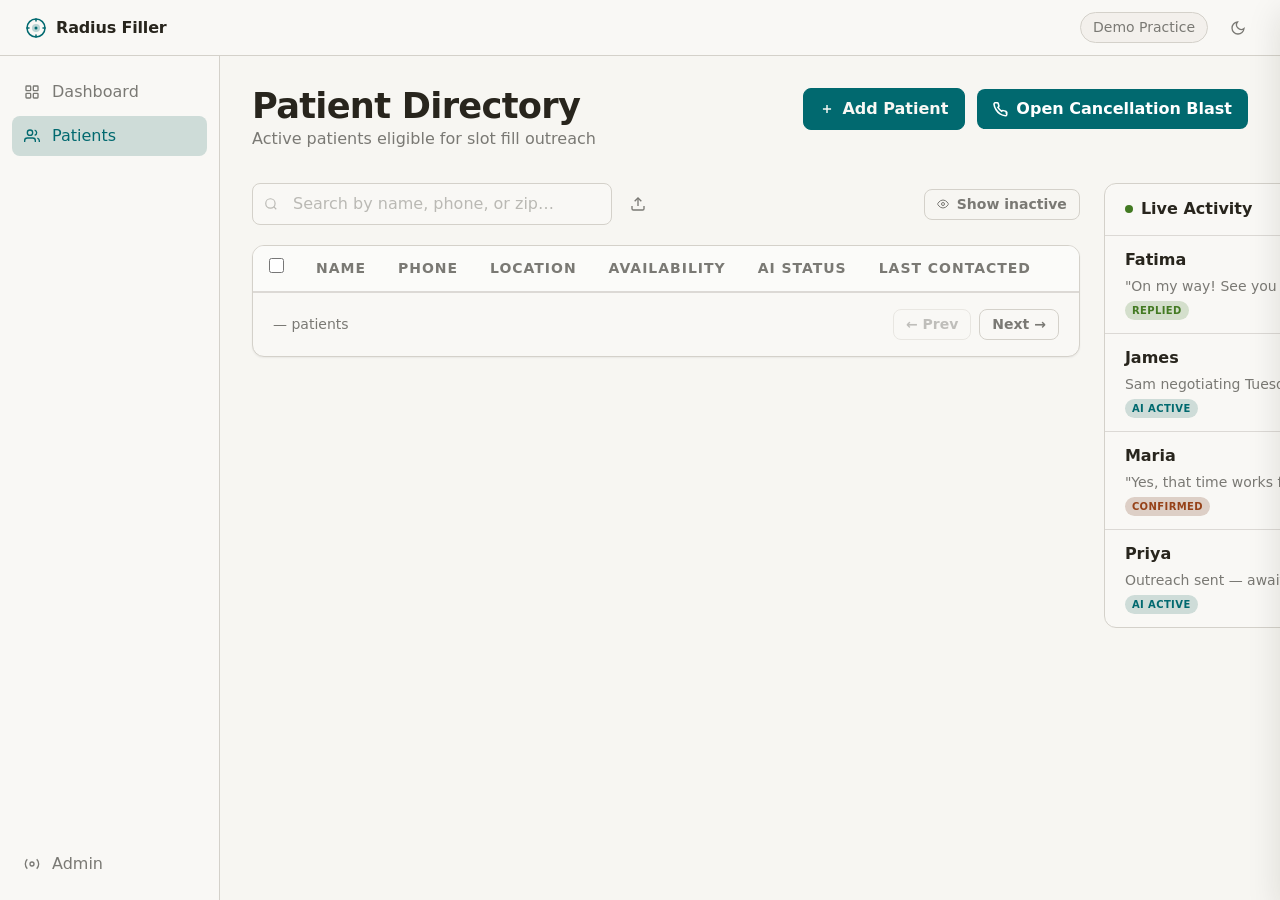
<file: app/patients.html>
<!DOCTYPE html>
<html lang="en">
<head>
  <meta charset="UTF-8">
  <meta name="viewport" content="width=device-width, initial-scale=1.0">
  <title>Radius Filler — Patient Directory</title>
  <link rel="stylesheet" href="./style.css">
  <style>
    /* ── Layout ──────────────────────────────────────────────── */
    .patients-layout {
      display: grid;
      grid-template-columns: 1fr;
      gap: var(--space-6);
    }
    @media (min-width: 1100px) {
      .patients-layout { grid-template-columns: 1fr 300px; align-items: start; }
    }

    /* ── Live Feed ───────────────────────────────────────────── */
    .feed-panel {
      background: var(--color-surface);
      border: 1px solid var(--color-border);
      border-radius: var(--radius-lg);
      overflow: hidden;
      position: sticky;
      top: calc(var(--space-16, 4rem) + var(--space-4));
    }
    .feed-header { padding: var(--space-4) var(--space-5); border-bottom: 1px solid var(--color-divider); display:flex; align-items:center; gap:var(--space-2); }
    .feed-header h2 { font-size: var(--text-sm); font-weight:600; }
    .feed-dot { width:8px; height:8px; border-radius:50%; background:var(--color-success); flex-shrink:0; animation:pulse-dot 2s ease-in-out infinite; }
    @keyframes pulse-dot { 0%,100%{opacity:1}50%{opacity:0.4} }
    .feed-list { list-style:none; max-height:480px; overflow-y:auto; }
    .feed-item { padding:var(--space-3) var(--space-5); border-bottom:1px solid var(--color-divider); animation:feed-in 0.3s ease; cursor:pointer; }
    .feed-item:last-child { border-bottom:none; }
    .feed-item:hover { background:var(--color-surface-offset); }
    @keyframes feed-in { from{opacity:0;transform:translateY(-6px)} to{opacity:1;transform:translateY(0)} }
    .feed-meta { display:flex; justify-content:space-between; align-items:baseline; margin-bottom:var(--space-1); }
    .feed-name { font-size:var(--text-sm); font-weight:600; }
    .feed-time { font-size:var(--text-xs); color:var(--color-text-faint); }
    .feed-msg { font-size:var(--text-xs); color:var(--color-text-muted); white-space:nowrap; overflow:hidden; text-overflow:ellipsis; max-width:220px; }
    .feed-badge { display:inline-flex; align-items:center; gap:4px; font-size:10px; font-weight:600; text-transform:uppercase; letter-spacing:0.04em; padding:2px 7px; border-radius:var(--radius-full); margin-top:var(--space-1); }
    .feed-badge.replied   { background:var(--color-success-highlight); color:var(--color-success); }
    .feed-badge.ai        { background:var(--color-primary-highlight); color:var(--color-primary); }
    .feed-badge.confirmed { background:var(--color-warning-highlight); color:var(--color-warning); }
    .feed-empty { padding:var(--space-8) var(--space-5); text-align:center; color:var(--color-text-faint); font-size:var(--text-sm); }

    /* ── Batch bar ───────────────────────────────────────────── */
    .batch-bar { display:none; align-items:center; gap:var(--space-3); padding:var(--space-3) var(--space-5); background:var(--color-primary-highlight); border-bottom:1px solid var(--color-border); font-size:var(--text-sm); }
    .batch-bar.visible { display:flex; }
    .batch-count { font-weight:600; color:var(--color-primary); }

    /* ── Checkbox ────────────────────────────────────────────── */
    .col-check { width:40px; }
    input[type="checkbox"] { width:15px; height:15px; accent-color:var(--color-primary); cursor:pointer; }

    /* ── Phone ───────────────────────────────────────────────── */
    .phone-cell { white-space:nowrap; }
    .phone-number { font-variant-numeric:tabular-nums; font-size:var(--text-sm); }
    .phone-cc { color:var(--color-text-faint); font-size:var(--text-xs); margin-right:2px; }

    /* ── Location ────────────────────────────────────────────── */
    .loc-town { font-weight:600; font-size:var(--text-sm); }
    .loc-zip  { font-size:var(--text-xs); color:var(--color-text-faint); display:block; }

    /* ── AI State badges ─────────────────────────────────────── */
    .ai-badge {
      display:inline-flex; align-items:center; gap:5px;
      font-size:10px; font-weight:700; text-transform:uppercase; letter-spacing:0.05em;
      padding:3px 8px; border-radius:var(--radius-full); white-space:nowrap;
    }
    .ai-badge .ai-dot { width:6px; height:6px; border-radius:50%; background:currentColor; flex-shrink:0; }
    .ai-idle         { background:var(--color-surface-offset);    color:var(--color-text-muted); }
    .ai-intake       { background:#dbeafe; color:#1d4ed8; }
    [data-theme="dark"] .ai-intake { background:#1e3a5f; color:#7eb3f8; }
    .ai-negotiating  { background:#fef3c7; color:#b45309; }
    [data-theme="dark"] .ai-negotiating { background:#422006; color:#fbbf24; }
    .ai-negotiating .ai-dot { animation:pulse-amber 1.2s ease-in-out infinite; }
    @keyframes pulse-amber { 0%,100%{opacity:1;transform:scale(1)} 50%{opacity:0.5;transform:scale(0.7)} }
    .ai-synced   { background:var(--color-success-highlight); color:var(--color-success); }
    .ai-booked   { background:#e0f2fe; color:#0369a1; }
    [data-theme="dark"] .ai-booked { background:#0c2a3a; color:#38bdf8; }
    .ai-blocked  { background:var(--color-error-highlight); color:var(--color-error); }

    /* ── Availability pill ───────────────────────────────────── */
    .avail-pill {
      font-size:var(--text-xs); color:var(--color-text-muted);
      background:var(--color-surface-offset); border-radius:var(--radius-sm);
      padding:2px 6px; font-variant-numeric:tabular-nums;
      white-space:nowrap;
    }
    .avail-none { font-size:var(--text-xs); color:var(--color-text-faint); font-style:italic; }

    /* ── Last contacted ──────────────────────────────────────── */
    .td-contacted { font-size:var(--text-xs); color:var(--color-text-muted); font-variant-numeric:tabular-nums; white-space:nowrap; }
    .td-contacted.never { color:var(--color-text-faint); font-style:italic; }

    /* ── Row actions ─────────────────────────────────────────── */
    .row-actions { display:flex; align-items:center; gap:var(--space-1); opacity:0.35; transition:opacity 0.15s; }
    tr:hover .row-actions { opacity:1; }
    .row-icon-btn { width:28px; height:28px; display:flex; align-items:center; justify-content:center; border-radius:var(--radius-sm); color:var(--color-text-muted); background:none; border:none; cursor:pointer; transition:background var(--transition),color var(--transition); }
    .row-icon-btn:hover { background:var(--color-surface-offset); color:var(--color-text); }

    /* ── Fill slot btn ───────────────────────────────────────── */
    .btn-fill { background:var(--color-primary); color:#fff; border:none; border-radius:var(--radius-md); padding:var(--space-2) var(--space-4); font-size:var(--text-sm); font-weight:600; cursor:pointer; display:inline-flex; align-items:center; gap:var(--space-2); transition:background var(--transition),box-shadow var(--transition); }
    .btn-fill:hover { background:var(--color-primary-hover); box-shadow:var(--shadow-md); }
    .btn-fill:active { background:var(--color-primary-active); }

    /* ── Search row ──────────────────────────────────────────── */
    .search-row { display:flex; align-items:center; gap:var(--space-2); flex:1; }
    .search-row .search-wrap { flex:1; }

    /* ━━━━━━━━━━━━━━━━━━━━━━━━━━━━━━━━━━━━━━━━━━━━━━━━━━━━━━━━
       SLIDE-OVER DRAWER
    ━━━━━━━━━━━━━━━━━━━━━━━━━━━━━━━━━━━━━━━━━━━━━━━━━━━━━━━━ */
    .drawer-backdrop {
      position:fixed; inset:0; background:oklch(0.15 0 0 / 0.4);
      backdrop-filter:blur(3px); z-index:250;
      opacity:0; pointer-events:none;
      transition:opacity 200ms ease;
    }
    .drawer-backdrop.open { opacity:1; pointer-events:auto; }
    .drawer {
      position:fixed; top:0; right:0; bottom:0;
      width:min(480px, 100vw);
      background:var(--color-surface);
      border-left:1px solid var(--color-border);
      box-shadow:var(--shadow-lg);
      z-index:260;
      display:flex; flex-direction:column;
      transform:translateX(100%);
      transition:transform 260ms cubic-bezier(0.16,1,0.3,1);
    }
    .drawer.open { transform:translateX(0); }

    .drawer-header {
      display:flex; align-items:center; justify-content:space-between;
      padding:var(--space-4) var(--space-5);
      border-bottom:1px solid var(--color-divider);
      background:var(--color-surface-2);
      flex-shrink:0;
    }
    .drawer-patient-meta { display:flex; flex-direction:column; gap:2px; }
    .drawer-patient-name { font-size:var(--text-base); font-weight:700; color:var(--color-text); }
    .drawer-patient-sub  { font-size:var(--text-xs); color:var(--color-text-muted); }

    .drawer-body { flex:1; overflow-y:auto; display:flex; flex-direction:column; }

    /* Availability summary strip */
    .drawer-avail-strip {
      padding:var(--space-3) var(--space-5);
      background:var(--color-surface-offset);
      border-bottom:1px solid var(--color-divider);
      display:flex; align-items:center; justify-content:space-between; gap:var(--space-3);
      flex-shrink:0;
    }
    .drawer-avail-items { display:flex; gap:var(--space-2); flex-wrap:wrap; }
    .drawer-avail-chip { font-size:var(--text-xs); background:var(--color-primary-highlight); color:var(--color-primary); border-radius:var(--radius-full); padding:2px 8px; font-weight:600; }
    .drawer-avail-empty { font-size:var(--text-xs); color:var(--color-text-faint); font-style:italic; }
    .intake-refresh-btn { font-size:var(--text-xs); color:var(--color-primary); border:1px solid var(--color-primary-highlight); border-radius:var(--radius-full); padding:3px 10px; background:transparent; cursor:pointer; font-weight:600; white-space:nowrap; transition:background var(--transition); }
    .intake-refresh-btn:hover { background:var(--color-primary-highlight); }

    /* Convo log */
    .convo-log {
      flex:1; padding:var(--space-4) var(--space-5);
      display:flex; flex-direction:column; gap:var(--space-3);
      overflow-y:auto;
    }
    .convo-bubble-row { display:flex; flex-direction:column; align-items:flex-start; gap:2px; }
    .convo-bubble-row.outbound { align-items:flex-end; }
    .bubble-sender { font-size:10px; font-weight:600; text-transform:uppercase; letter-spacing:0.05em; color:var(--color-text-faint); padding:0 var(--space-2); }
    .bubble {
      max-width:78%; padding:var(--space-2) var(--space-3);
      border-radius:var(--radius-lg); font-size:var(--text-sm); line-height:1.5;
    }
    .bubble.inbound {
      background:var(--color-surface-offset);
      color:var(--color-text);
      border-bottom-left-radius:var(--radius-sm);
    }
    .bubble.outbound {
      background:var(--color-primary);
      color:#fff;
      border-bottom-right-radius:var(--radius-sm);
    }
    .bubble-time { font-size:10px; color:var(--color-text-faint); padding:0 var(--space-2); }
    .convo-empty { display:flex; flex-direction:column; align-items:center; justify-content:center; flex:1; gap:var(--space-3); color:var(--color-text-faint); text-align:center; padding:var(--space-10); }
    .convo-empty svg { color:var(--color-text-faint); }
    .convo-empty p { font-size:var(--text-sm); max-width:28ch; }

    /* Manual override footer */
    .drawer-footer {
      border-top:1px solid var(--color-divider);
      padding:var(--space-4) var(--space-5);
      background:var(--color-surface-2);
      display:flex; flex-direction:column; gap:var(--space-3);
      flex-shrink:0;
    }
    .override-row { display:flex; align-items:center; justify-content:space-between; }
    .override-label { font-size:var(--text-xs); font-weight:600; color:var(--color-text-muted); display:flex; align-items:center; gap:var(--space-2); }
    .override-label svg { color:var(--color-warning); }
    /* Toggle switch */
    .toggle-wrap { display:flex; align-items:center; gap:var(--space-2); }
    .toggle { position:relative; display:inline-block; width:36px; height:20px; }
    .toggle input { opacity:0; width:0; height:0; }
    .toggle-slider {
      position:absolute; cursor:pointer; inset:0;
      background:var(--color-border); border-radius:var(--radius-full);
      transition:background var(--transition);
    }
    .toggle-slider::before {
      content:''; position:absolute; height:14px; width:14px;
      left:3px; bottom:3px; border-radius:50%;
      background:#fff; transition:transform var(--transition);
    }
    .toggle input:checked + .toggle-slider { background:var(--color-warning); }
    .toggle input:checked + .toggle-slider::before { transform:translateX(16px); }
    .toggle-status { font-size:var(--text-xs); font-weight:600; }
    .toggle-status.active { color:var(--color-warning); }

    /* Manual compose */
    .manual-compose { display:none; gap:var(--space-2); }
    .manual-compose.visible { display:flex; }
    .manual-input {
      flex:1; padding:var(--space-2) var(--space-3);
      border:1px solid var(--color-border); border-radius:var(--radius-md);
      background:var(--color-surface); color:var(--color-text);
      font-size:var(--text-sm);
    }
    .manual-input:focus { outline:none; border-color:var(--color-warning); box-shadow:0 0 0 3px oklch(from var(--color-warning) l c h / 0.15); }
    .manual-send-btn { padding:var(--space-2) var(--space-3); background:var(--color-warning); color:#fff; border:none; border-radius:var(--radius-md); font-size:var(--text-sm); font-weight:600; cursor:pointer; white-space:nowrap; transition:background var(--transition); }
    .manual-send-btn:hover { background:var(--color-warning-hover, #713417); }

    /* ━━━━━━━━━━━━━━━━━━━━━━━━━━━━━━━━━━━━━━━━━━━━━━━━━━━━━━━━
       CANCELLATION BLAST MODAL
    ━━━━━━━━━━━━━━━━━━━━━━━━━━━━━━━━━━━━━━━━━━━━━━━━━━━━━━━━ */
    .blast-modal { max-width:540px; }
    .blast-slot-row { display:flex; gap:var(--space-3); }
    .blast-slot-row .form-group { flex:1; }
    .match-preview {
      border:1px solid var(--color-border); border-radius:var(--radius-md);
      overflow:hidden; background:var(--color-surface-2);
    }
    .match-preview-header {
      padding:var(--space-2) var(--space-4);
      font-size:var(--text-xs); font-weight:600; text-transform:uppercase;
      letter-spacing:0.06em; color:var(--color-text-muted);
      border-bottom:1px solid var(--color-divider);
      display:flex; justify-content:space-between;
    }
    .match-list { max-height:200px; overflow-y:auto; }
    .match-row {
      display:flex; align-items:center; justify-content:space-between;
      padding:var(--space-2) var(--space-4);
      border-bottom:1px solid var(--color-divider);
      font-size:var(--text-sm);
    }
    .match-row:last-child { border-bottom:none; }
    .match-name { font-weight:600; }
    .match-meta { font-size:var(--text-xs); color:var(--color-text-muted); }
    .blast-none { padding:var(--space-6); text-align:center; font-size:var(--text-sm); color:var(--color-text-faint); font-style:italic; }

    /* Negotiation live view */
    .negotiation-panel { display:none; }
    .negotiation-panel.active { display:block; }
    .neg-timeline { display:flex; flex-direction:column; gap:var(--space-2); max-height:240px; overflow-y:auto; }
    .neg-event {
      display:flex; align-items:flex-start; gap:var(--space-3);
      font-size:var(--text-xs); padding:var(--space-2) 0;
      border-bottom:1px solid var(--color-divider);
      animation:feed-in 0.3s ease;
    }
    .neg-event:last-child { border-bottom:none; }
    .neg-icon { width:22px; height:22px; border-radius:50%; display:flex; align-items:center; justify-content:center; flex-shrink:0; margin-top:1px; }
    .neg-icon.send   { background:var(--color-primary-highlight); color:var(--color-primary); }
    .neg-icon.reply  { background:var(--color-success-highlight); color:var(--color-success); }
    .neg-icon.lock   { background:var(--color-gold-highlight);    color:var(--color-gold); }
    .neg-icon.reject { background:var(--color-surface-offset);    color:var(--color-text-muted); }
    .neg-body { flex:1; }
    .neg-body strong { font-weight:600; color:var(--color-text); }
    .neg-body span   { color:var(--color-text-muted); }
    .neg-time { font-size:10px; color:var(--color-text-faint); flex-shrink:0; padding-top:2px; }
  </style>
</head>
<body>

<a href="#main" class="sr-only">Skip to content</a>

<div class="app-layout">

  <!-- Header -->
  <header class="app-header">
    <a href="./index.html" class="logo">
      <svg width="24" height="24" viewBox="0 0 24 24" fill="none" aria-label="Radius Filler logo">
        <circle cx="12" cy="12" r="9" stroke="currentColor" stroke-width="1.5"/>
        <circle cx="12" cy="12" r="4" fill="currentColor" opacity="0.25"/>
        <circle cx="12" cy="12" r="1.5" fill="currentColor"/>
        <path d="M12 3v2M12 19v2M3 12h2M19 12h2" stroke="currentColor" stroke-width="1.5" stroke-linecap="round"/>
      </svg>
      Radius Filler
    </a>
    <div class="header-actions">
      <span class="practice-badge">Demo Practice</span>
      <button class="icon-btn" data-theme-toggle aria-label="Toggle theme">
        <svg width="16" height="16" viewBox="0 0 24 24" fill="none" stroke="currentColor" stroke-width="2"><path d="M21 12.79A9 9 0 1 1 11.21 3 7 7 0 0 0 21 12.79z"/></svg>
      </button>
    </div>
  </header>

  <!-- Sidebar -->
  <nav class="app-sidebar" aria-label="Main navigation">
    <a href="./index.html" class="nav-item">
      <svg width="16" height="16" viewBox="0 0 24 24" fill="none" stroke="currentColor" stroke-width="2"><rect x="3" y="3" width="7" height="7" rx="1"/><rect x="14" y="3" width="7" height="7" rx="1"/><rect x="3" y="14" width="7" height="7" rx="1"/><rect x="14" y="14" width="7" height="7" rx="1"/></svg>
      Dashboard
    </a>
    <a href="./patients.html" class="nav-item active">
      <svg width="16" height="16" viewBox="0 0 24 24" fill="none" stroke="currentColor" stroke-width="2"><path d="M17 21v-2a4 4 0 0 0-4-4H5a4 4 0 0 0-4 4v2"/><circle cx="9" cy="7" r="4"/><path d="M23 21v-2a4 4 0 0 0-3-3.87"/><path d="M16 3.13a4 4 0 0 1 0 7.75"/></svg>
      Patients
    </a>
    <div class="nav-spacer"></div>
    <a href="./onboarding.html" class="nav-item">
      <svg width="16" height="16" viewBox="0 0 24 24" fill="none" stroke="currentColor" stroke-width="2"><circle cx="12" cy="12" r="3"/><path d="M19.07 4.93a10 10 0 0 1 0 14.14M4.93 4.93a10 10 0 0 0 0 14.14"/></svg>
      Admin
    </a>
  </nav>

  <!-- Main -->
  <main class="app-main" id="main">

    <div class="page-header">
      <div>
        <h1 class="page-title">Patient Directory</h1>
        <p class="page-subtitle">Active patients eligible for slot fill outreach</p>
      </div>
      <div style="display:flex;gap:var(--space-3);align-items:center;flex-wrap:wrap">
        <button class="btn btn-primary" id="add-patient-btn">
          <svg width="14" height="14" viewBox="0 0 24 24" fill="none" stroke="currentColor" stroke-width="2.5"><path d="M12 5v14M5 12h14"/></svg>
          Add Patient
        </button>
        <button class="btn-fill" id="fill-slot-btn">
          <svg width="15" height="15" viewBox="0 0 24 24" fill="none" stroke="currentColor" stroke-width="2.5"><path d="M22 16.92v3a2 2 0 0 1-2.18 2 19.79 19.79 0 0 1-8.63-3.07A19.5 19.5 0 0 1 4.69 12 19.79 19.79 0 0 1 1.61 3.38 2 2 0 0 1 3.6 1.21h3a2 2 0 0 1 2 1.72c.127.96.361 1.903.7 2.81a2 2 0 0 1-.45 2.11L7.91 8.78a16 16 0 0 0 6 6l.54-.54a2 2 0 0 1 2.11-.45c.907.339 1.85.573 2.81.7A2 2 0 0 1 21.21 17z"/></svg>
          Open Cancellation Blast
        </button>
      </div>
    </div>

    <div class="patients-layout">

      <!-- Table column -->
      <div>
        <!-- Toolbar -->
        <div class="toolbar">
          <div class="search-row">
            <div class="search-wrap" style="flex:1">
              <svg width="14" height="14" viewBox="0 0 24 24" fill="none" stroke="currentColor" stroke-width="2"><circle cx="11" cy="11" r="8"/><path d="m21 21-4.35-4.35"/></svg>
              <input class="search-input" type="search" id="search-input" placeholder="Search by name, phone, or zip…" autocomplete="off">
            </div>
            <button class="icon-btn" id="import-btn" title="Import CSV" aria-label="Import CSV">
              <svg width="16" height="16" viewBox="0 0 24 24" fill="none" stroke="currentColor" stroke-width="2"><path d="M21 15v4a2 2 0 0 1-2 2H5a2 2 0 0 1-2-2v-4"/><polyline points="17 8 12 3 7 8"/><line x1="12" y1="3" x2="12" y2="15"/></svg>
            </button>
          </div>
          <button class="btn btn-ghost btn-sm" id="toggle-inactive">
            <svg width="12" height="12" viewBox="0 0 24 24" fill="none" stroke="currentColor" stroke-width="2"><path d="M1 12s4-8 11-8 11 8 11 8-4 8-11 8-11-8-11-8z"/><circle cx="12" cy="12" r="3"/></svg>
            Show inactive
          </button>
        </div>

        <!-- Batch bar -->
        <div class="batch-bar" id="batch-bar">
          <span class="batch-count" id="batch-count">0 selected</span>
          <button class="btn btn-primary btn-sm" id="batch-blast-btn">
            <svg width="12" height="12" viewBox="0 0 24 24" fill="none" stroke="currentColor" stroke-width="2.5"><path d="M22 16.92v3a2 2 0 0 1-2.18 2 19.79 19.79 0 0 1-8.63-3.07A19.5 19.5 0 0 1 4.69 12 19.79 19.79 0 0 1 1.61 3.38 2 2 0 0 1 3.6 1.21h3a2 2 0 0 1 2 1.72c.127.96.361 1.903.7 2.81a2 2 0 0 1-.45 2.11L7.91 8.78a16 16 0 0 0 6 6l.54-.54a2 2 0 0 1 2.11-.45c.907.339 1.85.573 2.81.7A2 2 0 0 1 21.21 17z"/></svg>
            Send Custom Text Blast
          </button>
          <button class="btn btn-ghost btn-sm" id="batch-clear-btn">Clear</button>
        </div>

        <!-- Table -->
        <div class="card" style="padding:0;overflow:hidden">
          <div class="table-wrap">
            <table>
              <thead>
                <tr>
                  <th class="col-check"><input type="checkbox" id="select-all" title="Select all"></th>
                  <th>Name</th>
                  <th>Phone</th>
                  <th>Location</th>
                  <th>Availability</th>
                  <th>AI Status</th>
                  <th>Last Contacted</th>
                  <th style="width:64px"></th>
                </tr>
              </thead>
              <tbody id="patients-tbody"></tbody>
            </table>
          </div>
          <div class="pagination" id="pagination">
            <span class="pagination-info" id="pagination-info">— patients</span>
            <div class="pagination-btns">
              <button class="btn btn-ghost btn-sm" id="prev-btn" disabled>← Prev</button>
              <button class="btn btn-ghost btn-sm" id="next-btn">Next →</button>
            </div>
          </div>
        </div>
      </div>

      <!-- Live Feed -->
      <div class="feed-panel">
        <div class="feed-header">
          <span class="feed-dot"></span>
          <h2>Live Activity</h2>
        </div>
        <ul class="feed-list" id="feed-list">
          <li class="feed-item" data-patient-id="5">
            <div class="feed-meta"><span class="feed-name">Fatima</span><span class="feed-time">just now</span></div>
            <p class="feed-msg">"On my way! See you at 2pm"</p>
            <span class="feed-badge replied">Replied</span>
          </li>
          <li class="feed-item" data-patient-id="2">
            <div class="feed-meta"><span class="feed-name">James</span><span class="feed-time">2 min ago</span></div>
            <p class="feed-msg">Sam negotiating Tuesday 10 AM slot…</p>
            <span class="feed-badge ai">AI Active</span>
          </li>
          <li class="feed-item" data-patient-id="1">
            <div class="feed-meta"><span class="feed-name">Maria</span><span class="feed-time">8 min ago</span></div>
            <p class="feed-msg">"Yes, that time works for me."</p>
            <span class="feed-badge confirmed">Confirmed</span>
          </li>
          <li class="feed-item" data-patient-id="3">
            <div class="feed-meta"><span class="feed-name">Priya</span><span class="feed-time">14 min ago</span></div>
            <p class="feed-msg">Outreach sent — awaiting response</p>
            <span class="feed-badge ai">AI Active</span>
          </li>
        </ul>
      </div>

    </div>
  </main>
</div>

<!-- ═══════════════════════════════════════════════════════
     SLIDE-OVER DRAWER
═══════════════════════════════════════════════════════ -->
<div class="drawer-backdrop" id="drawer-backdrop"></div>
<div class="drawer" id="patient-drawer" role="dialog" aria-modal="true" aria-labelledby="drawer-patient-name">

  <div class="drawer-header">
    <div class="drawer-patient-meta">
      <span class="drawer-patient-name" id="drawer-patient-name">—</span>
      <span class="drawer-patient-sub" id="drawer-patient-sub">—</span>
    </div>
    <div style="display:flex;align-items:center;gap:var(--space-2)">
      <span id="drawer-ai-badge"></span>
      <button class="icon-btn" id="drawer-close" aria-label="Close">
        <svg width="16" height="16" viewBox="0 0 24 24" fill="none" stroke="currentColor" stroke-width="2"><path d="M18 6 6 18M6 6l12 12"/></svg>
      </button>
    </div>
  </div>

  <!-- Availability strip -->
  <div class="drawer-avail-strip">
    <div>
      <div style="font-size:10px;font-weight:700;text-transform:uppercase;letter-spacing:0.06em;color:var(--color-text-faint);margin-bottom:4px">Availability</div>
      <div id="drawer-avail-items" class="drawer-avail-items"></div>
    </div>
    <button class="intake-refresh-btn" id="intake-refresh-btn" title="Re-run intake to collect fresh availability">
      ↺ Refresh Intake
    </button>
  </div>

  <!-- Conversation log -->
  <div class="convo-log" id="convo-log"></div>

  <!-- Footer: manual override -->
  <div class="drawer-footer">
    <div class="override-row">
      <span class="override-label">
        <svg width="13" height="13" viewBox="0 0 24 24" fill="none" stroke="currentColor" stroke-width="2"><path d="M12 22s8-4 8-10V5l-8-3-8 3v7c0 6 8 10 8 10z"/></svg>
        Manual Override — freeze AI agent
      </span>
      <div class="toggle-wrap">
        <label class="toggle" aria-label="Toggle manual override">
          <input type="checkbox" id="override-toggle">
          <span class="toggle-slider"></span>
        </label>
        <span class="toggle-status" id="override-status">Off</span>
      </div>
    </div>
    <div class="manual-compose" id="manual-compose">
      <input class="manual-input" type="text" id="manual-input" placeholder="Type a message to send via Twilio…" aria-label="Manual message">
      <button class="manual-send-btn" id="manual-send-btn">Send</button>
    </div>
  </div>
</div>

<!-- ═══════════════════════════════════════════════════════
     CANCELLATION BLAST MODAL
═══════════════════════════════════════════════════════ -->
<div class="modal-overlay" id="blast-modal" role="dialog" aria-modal="true" aria-labelledby="blast-title">
  <div class="modal blast-modal">
    <div class="modal-header">
      <h2 class="modal-title" id="blast-title">Open Cancellation Blast</h2>
      <button class="icon-btn" id="blast-close" aria-label="Close">
        <svg width="16" height="16" viewBox="0 0 24 24" fill="none" stroke="currentColor" stroke-width="2"><path d="M18 6 6 18M6 6l12 12"/></svg>
      </button>
    </div>

    <!-- Step 1: Slot config -->
    <div id="blast-step-1">
      <div class="modal-body">
        <p style="font-size:var(--text-sm);color:var(--color-text-muted)">Define the open slot. Radius Filler will match patients by proximity, day, and time preference — then open parallel AI negotiations automatically.</p>
        <div class="blast-slot-row">
          <div class="form-group">
            <label class="form-label" for="blast-day">Day of Week</label>
            <select class="form-input" id="blast-day">
              <option>Monday</option><option>Tuesday</option><option>Wednesday</option>
              <option>Thursday</option><option>Friday</option>
            </select>
          </div>
          <div class="form-group">
            <label class="form-label" for="blast-time">Time</label>
            <input class="form-input" type="time" id="blast-time" value="10:00">
          </div>
          <div class="form-group">
            <label class="form-label" for="blast-radius">Radius (mi)</label>
            <input class="form-input" type="number" id="blast-radius" value="25" min="5" max="100">
          </div>
        </div>
        <div class="form-group">
          <label class="form-label">Matched Candidates</label>
          <div class="match-preview">
            <div class="match-preview-header">
              <span>Patient</span><span>Match reason</span>
            </div>
            <div class="match-list" id="match-list"></div>
          </div>
        </div>
      </div>
      <div class="modal-footer">
        <button class="btn btn-ghost" id="blast-cancel-1">Cancel</button>
        <button class="btn btn-primary" id="blast-launch-btn">Launch Negotiations →</button>
      </div>
    </div>

    <!-- Step 2: Live negotiation view -->
    <div id="blast-step-2" style="display:none">
      <div class="modal-body">
        <p style="font-size:var(--text-sm);color:var(--color-text-muted);margin-bottom:var(--space-4)">Sam is simultaneously negotiating with matched patients. The slot locks the moment the first patient confirms.</p>
        <div class="neg-timeline" id="neg-timeline"></div>
      </div>
      <div class="modal-footer">
        <button class="btn btn-ghost" id="blast-done-btn">Done</button>
      </div>
    </div>
  </div>
</div>

<!-- Add Patient Modal -->
<div class="modal-overlay" id="add-patient-modal" role="dialog" aria-modal="true" aria-labelledby="add-patient-title">
  <div class="modal">
    <div class="modal-header">
      <h2 class="modal-title" id="add-patient-title">Add Patient</h2>
      <button class="icon-btn" id="patient-modal-close" aria-label="Close">
        <svg width="16" height="16" viewBox="0 0 24 24" fill="none" stroke="currentColor" stroke-width="2"><path d="M18 6 6 18M6 6l12 12"/></svg>
      </button>
    </div>
    <div class="modal-body">
      <div class="grid-2" style="gap:var(--space-4)">
        <div class="form-group">
          <label class="form-label" for="p-first">First Name</label>
          <input class="form-input" type="text" id="p-first" placeholder="Maria" required>
        </div>
        <div class="form-group">
          <label class="form-label" for="p-phone">Mobile Phone</label>
          <input class="form-input" type="tel" id="p-phone" placeholder="(207) 555-0100">
        </div>
      </div>
      <div class="grid-2" style="gap:var(--space-4)">
        <div class="form-group">
          <label class="form-label" for="p-town">Town</label>
          <input class="form-input" type="text" id="p-town" placeholder="Portland">
        </div>
        <div class="form-group">
          <label class="form-label" for="p-zip">Zip Code</label>
          <input class="form-input" type="text" id="p-zip" placeholder="04101">
        </div>
      </div>
    </div>
    <div class="modal-footer">
      <button class="btn btn-ghost" id="patient-modal-cancel">Cancel</button>
      <button class="btn btn-primary" id="patient-modal-save">Add Patient</button>
    </div>
  </div>
</div>

<!-- CSV Import Modal -->
<div class="modal-overlay" id="import-modal" role="dialog" aria-modal="true" aria-labelledby="import-title">
  <div class="modal">
    <div class="modal-header">
      <h2 class="modal-title" id="import-title">Import Patients via CSV</h2>
      <button class="icon-btn" id="import-modal-close" aria-label="Close">
        <svg width="16" height="16" viewBox="0 0 24 24" fill="none" stroke="currentColor" stroke-width="2"><path d="M18 6 6 18M6 6l12 12"/></svg>
      </button>
    </div>
    <div class="modal-body">
      <p style="font-size:var(--text-sm);color:var(--color-text-muted)">Upload a CSV with columns: <strong>first_name</strong>, <strong>mobile_phone</strong>, <strong>zip_code</strong>, <strong>town</strong></p>
      <div style="border:2px dashed var(--color-border);border-radius:var(--radius-lg);padding:var(--space-8);text-align:center;cursor:pointer" id="drop-zone">
        <svg width="24" height="24" viewBox="0 0 24 24" fill="none" stroke="currentColor" stroke-width="1.5" style="margin:0 auto var(--space-3);color:var(--color-text-faint)"><path d="M21 15v4a2 2 0 0 1-2 2H5a2 2 0 0 1-2-2v-4"/><polyline points="17 8 12 3 7 8"/><line x1="12" y1="3" x2="12" y2="15"/></svg>
        <p style="font-size:var(--text-sm);font-weight:500">Drop CSV here or <label for="csv-file" style="color:var(--color-primary);cursor:pointer;text-decoration:underline">browse</label></p>
        <input type="file" id="csv-file" accept=".csv" style="display:none">
        <p style="font-size:var(--text-xs);color:var(--color-text-faint);margin-top:var(--space-2)">No PHI — first name, phone, and location only</p>
      </div>
      <div id="import-preview" style="display:none">
        <p style="font-size:var(--text-sm);font-weight:600;color:var(--color-success)" id="import-msg"></p>
      </div>
    </div>
    <div class="modal-footer">
      <button class="btn btn-ghost" id="import-cancel">Cancel</button>
      <button class="btn btn-primary" id="import-confirm" disabled>Import</button>
    </div>
  </div>
</div>

<div class="toast-container" id="toast-container" aria-live="polite"></div>

<script type="module">
import { supabase, PRACTICE_ID } from './app.js';

// ── Theme toggle ──────────────────────────────────────────
(function(){
  const t = document.querySelector('[data-theme-toggle]'), r = document.documentElement;
  let d = matchMedia('(prefers-color-scheme:dark)').matches ? 'dark' : 'light';
  r.setAttribute('data-theme', d);
  if(t) t.addEventListener('click', () => { d = d==='dark'?'light':'dark'; r.setAttribute('data-theme',d); });
})();

function toast(msg, type='success') {
  const c = document.getElementById('toast-container');
  const t = document.createElement('div');
  t.className = `toast toast-${type}`;
  t.textContent = msg;
  c.appendChild(t);
  requestAnimationFrame(() => t.classList.add('show'));
  setTimeout(() => { t.classList.remove('show'); setTimeout(()=>t.remove(),300); }, 3500);
}

function formatPhone(raw) {
  const cleaned = raw.replace(/^\+1\s?/, '').trim();
  return `<span class="phone-cc">+1</span><span class="phone-number">${cleaned}</span>`;
}
function formatLocation(zip, town) {
  return `<span class="loc-town">${town}</span><span class="loc-zip">${zip}</span>`;
}
function formatContacted(dateStr) {
  if (!dateStr) return '<span class="td-contacted never">Never</span>';
  const d = new Date(dateStr), now = new Date();
  const days = Math.floor((now - d) / 86400000);
  let label = days===0?'Today':days===1?'Yesterday':days<7?`${days}d ago`:days<30?`${Math.floor(days/7)}w ago`:`${Math.floor(days/30)}mo ago`;
  return `<span class="td-contacted">${label}</span>`;
}

// ── AI state badge HTML ────────────────────────────────────
const AI_STATE_MAP = {
  IDLE:            { cls:'ai-idle',       label:'Idle' },
  INTAKE_PENDING:  { cls:'ai-intake',     label:'Intake Pending' },
  INTAKE_ACTIVE:   { cls:'ai-intake',     label:'Intake Active' },
  MATCHED:         { cls:'ai-synced',     label:'Synced' },
  NEGOTIATING:     { cls:'ai-negotiating',label:'Negotiating' },
  BOOKED:          { cls:'ai-booked',     label:'Booked' },
  BLOCKED:         { cls:'ai-blocked',    label:'Blocked' },
};
function aiBadgeHtml(state) {
  const s = AI_STATE_MAP[state] || AI_STATE_MAP.IDLE;
  return `<span class="ai-badge ${s.cls}"><span class="ai-dot"></span>${s.label}</span>`;
}

// ── Availability summary ───────────────────────────────────
function availSummary(p) {
  if (!p.days_of_week || !p.days_of_week.length) return '<span class="avail-none">Not collected</span>';
  const days = p.days_of_week.map(d => d.slice(0,3)).join(', ');
  const time = p.time_preference === 'AM' ? 'AM' : p.time_preference === 'PM' ? 'PM' : 'All day';
  const notice = p.min_notice_minutes ? ` [${p.min_notice_minutes/60}hr]` : '';
  return `<span class="avail-pill">${days} ${time}${notice}</span>`;
}
function availChips(p) {
  if (!p.days_of_week || !p.days_of_week.length) return '<span class="drawer-avail-empty">Not yet collected — run Refresh Intake</span>';
  return p.days_of_week.map(d => `<span class="drawer-avail-chip">${d}</span>`).join('')
    + `<span class="drawer-avail-chip">${p.time_preference||'Any'}</span>`
    + (p.min_notice_minutes ? `<span class="drawer-avail-chip">${p.min_notice_minutes/60}hr notice</span>` : '');
}

// ── Mock data with AI fields ────────────────────────────────
let PATIENTS = [
  { id:'0',  first_name:'Courtney', mobile_phone:'2079399308',    zip_code:'04020', town:'Cornish',     is_active:true,  last_contacted:null,         ai_state:'INTAKE_PENDING', days_of_week:[], time_preference:null, min_notice_minutes:null,
    conversation: [] },
  { id:'1',  first_name:'Maria',    mobile_phone:'(207) 555-0101', zip_code:'04101', town:'Portland',    is_active:true,  last_contacted:'2026-05-20',  ai_state:'BOOKED',         days_of_week:['Tuesday','Thursday'], time_preference:'AM', min_notice_minutes:120,
    conversation: [
      { role:'outbound', sender:'Sam (AI)', text:'Hi Maria, this is Sam from Bright Smiles Dental. We have an opening this Tuesday at 10 AM — would that work for you?', time:'10:02 AM' },
      { role:'inbound',  sender:'Maria',    text:'Yes, that time works for me.', time:'10:08 AM' },
      { role:'outbound', sender:'Sam (AI)', text:'Wonderful! You are all set for Tuesday at 10 AM. We will send a reminder the morning of. See you then!', time:'10:08 AM' },
    ]
  },
  { id:'2',  first_name:'James',    mobile_phone:'(207) 555-0102', zip_code:'04102', town:'Portland',    is_active:true,  last_contacted:'2026-05-18',  ai_state:'NEGOTIATING',    days_of_week:['Tuesday','Friday'], time_preference:'AM', min_notice_minutes:60,
    conversation: [
      { role:'outbound', sender:'Sam (AI)', text:'Hey James! Sam here from Bright Smiles. We just had a Tuesday 10 AM slot open up — you mentioned Tuesday mornings work well. Interested?', time:'10:02 AM' },
      { role:'inbound',  sender:'James',    text:'I can\'t do 10, do you have an 11:30?', time:'10:14 AM' },
      { role:'outbound', sender:'Sam (AI)', text:'Great question — let me check with the front desk. Unfortunately our next available on Tuesday is 10 AM or 2:30 PM. Would either of those work?', time:'10:14 AM' },
    ]
  },
  { id:'3',  first_name:'Priya',    mobile_phone:'(207) 555-0103', zip_code:'04103', town:'Portland',    is_active:true,  last_contacted:'2026-05-15',  ai_state:'NEGOTIATING',    days_of_week:['Tuesday','Wednesday'], time_preference:'AM', min_notice_minutes:120,
    conversation: [
      { role:'outbound', sender:'Sam (AI)', text:'Hi Priya! Sam from Bright Smiles. We have a Tuesday 10 AM cancellation — you are on our priority list. Can you make it?', time:'10:02 AM' },
    ]
  },
  { id:'4',  first_name:'Derek',    mobile_phone:'(207) 555-0104', zip_code:'04240', town:'Lewiston',    is_active:true,  last_contacted:'2026-05-10',  ai_state:'MATCHED',        days_of_week:['Thursday'], time_preference:'PM', min_notice_minutes:240,
    conversation: [] },
  { id:'5',  first_name:'Fatima',   mobile_phone:'(207) 555-0105', zip_code:'04106', town:'S. Portland', is_active:true,  last_contacted:null,          ai_state:'INTAKE_ACTIVE',  days_of_week:[], time_preference:null, min_notice_minutes:null,
    conversation: [
      { role:'outbound', sender:'Sam (AI)', text:'Hi Fatima! I\'m Sam, a care coordinator with Bright Smiles Dental. I just want to make sure we have your availability on file so we can reach out when a convenient slot opens up. What days and times generally work best for you?', time:'9:45 AM' },
      { role:'inbound',  sender:'Fatima',   text:'Honestly, things are crazy with the kids, but usually Tuesday mornings after school drop-off, or anytime Thursdays if I get a couple hours\' notice.', time:'9:51 AM' },
      { role:'outbound', sender:'Sam (AI)', text:'That is super helpful, thank you! So Tuesday mornings and Thursdays with a couple hours\' heads-up — I\'ve got that noted. We will make sure to reach out accordingly. Have a great day!', time:'9:51 AM' },
    ]
  },
  { id:'6',  first_name:'Carlos',   mobile_phone:'(207) 555-0106', zip_code:'04105', town:'Portland',    is_active:false, last_contacted:'2026-04-01',  ai_state:'IDLE',           days_of_week:[], time_preference:null, min_notice_minutes:null, conversation:[] },
  { id:'7',  first_name:'Sarah',    mobile_phone:'(207) 555-0107', zip_code:'04401', town:'Bangor',      is_active:true,  last_contacted:'2026-05-22',  ai_state:'IDLE',           days_of_week:['Monday','Wednesday'], time_preference:'Full_Day', min_notice_minutes:60, conversation:[] },
  { id:'8',  first_name:'Michael',  mobile_phone:'(207) 555-0108', zip_code:'04101', town:'Portland',    is_active:true,  last_contacted:'2026-05-21',  ai_state:'MATCHED',        days_of_week:['Tuesday','Thursday'], time_preference:'AM', min_notice_minutes:120, conversation:[] },
];

const PAGE_SIZE = 7;
let page = 0, query = '', showInactive = false;
let selectedIds = new Set();

function filtered() {
  return PATIENTS.filter(p => {
    const matchActive = showInactive ? true : p.is_active;
    const q = query.toLowerCase();
    const matchQ = !q || p.first_name.toLowerCase().includes(q) || p.mobile_phone.includes(q) || p.zip_code.includes(q) || p.town.toLowerCase().includes(q);
    return matchActive && matchQ;
  });
}

function updateBatchBar() {
  const bar = document.getElementById('batch-bar');
  const count = document.getElementById('batch-count');
  if (selectedIds.size > 0) { bar.classList.add('visible'); count.textContent = `${selectedIds.size} selected`; }
  else bar.classList.remove('visible');
}

function renderTable() {
  const rows = filtered();
  const start = page * PAGE_SIZE;
  const pageRows = rows.slice(start, start + PAGE_SIZE);
  const tbody = document.getElementById('patients-tbody');
  const pageIds = pageRows.map(p => p.id);

  if (!rows.length) {
    tbody.innerHTML = `<tr><td colspan="8"><div class="empty-state">
      <svg width="28" height="28" viewBox="0 0 24 24" fill="none" stroke="currentColor" stroke-width="1.5"><path d="M17 21v-2a4 4 0 0 0-4-4H5a4 4 0 0 0-4 4v2"/><circle cx="9" cy="7" r="4"/></svg>
      <h3>No patients found</h3><p>Try a different search or add a patient.</p>
    </div></td></tr>`;
  } else {
    tbody.innerHTML = pageRows.map(p => {
      const checked = selectedIds.has(p.id) ? 'checked' : '';
      return `<tr style="cursor:pointer" data-patient-id="${p.id}">
        <td class="col-check" onclick="event.stopPropagation()">
          <input type="checkbox" class="row-check" data-id="${p.id}" ${checked} aria-label="Select ${p.first_name}">
        </td>
        <td style="font-weight:600">${p.first_name}</td>
        <td class="phone-cell">${formatPhone(p.mobile_phone)}</td>
        <td>${formatLocation(p.zip_code, p.town)}</td>
        <td>${availSummary(p)}</td>
        <td>${aiBadgeHtml(p.ai_state)}</td>
        <td>${formatContacted(p.last_contacted)}</td>
        <td onclick="event.stopPropagation()">
          <div class="row-actions">
            <button class="row-icon-btn deactivate-btn" data-id="${p.id}" title="${p.is_active?'Deactivate':'Activate'}" aria-label="${p.is_active?'Deactivate':'Activate'} ${p.first_name}">
              ${p.is_active
                ? '<svg width="13" height="13" viewBox="0 0 24 24" fill="none" stroke="currentColor" stroke-width="2"><path d="M18.36 6.64a9 9 0 1 1-12.73 0"/><line x1="12" y1="2" x2="12" y2="12"/></svg>'
                : '<svg width="13" height="13" viewBox="0 0 24 24" fill="none" stroke="currentColor" stroke-width="2"><path d="M12 2v10m6.36 1.64a9 9 0 1 1-12.73 0"/></svg>'}
            </button>
          </div>
        </td>
      </tr>`;
    }).join('');
  }

  const allChecked = pageIds.length > 0 && pageIds.every(id => selectedIds.has(id));
  document.getElementById('select-all').checked = allChecked;
  document.getElementById('select-all').indeterminate = !allChecked && pageIds.some(id => selectedIds.has(id));
  document.getElementById('pagination-info').textContent = `${rows.length} patient${rows.length!==1?'s':''}`;
  document.getElementById('prev-btn').disabled = page === 0;
  document.getElementById('next-btn').disabled = start + PAGE_SIZE >= rows.length;

  // Row click → open drawer
  tbody.querySelectorAll('tr[data-patient-id]').forEach(row => {
    row.addEventListener('click', () => openDrawer(row.dataset.patientId));
  });

  tbody.querySelectorAll('.row-check').forEach(cb => {
    cb.addEventListener('change', () => {
      if (cb.checked) selectedIds.add(cb.dataset.id); else selectedIds.delete(cb.dataset.id);
      updateBatchBar();
      const pi = filtered().slice(page*PAGE_SIZE, page*PAGE_SIZE+PAGE_SIZE).map(p=>p.id);
      const ac = pi.every(id => selectedIds.has(id));
      document.getElementById('select-all').checked = ac;
      document.getElementById('select-all').indeterminate = !ac && pi.some(id => selectedIds.has(id));
    });
  });

  tbody.querySelectorAll('.deactivate-btn').forEach(btn => {
    btn.addEventListener('click', () => {
      const p = PATIENTS.find(x => x.id === btn.dataset.id);
      if (p) { p.is_active = !p.is_active; renderTable(); toast(`${p.first_name} ${p.is_active?'activated':'deactivated'}.`); }
    });
  });
}

document.getElementById('select-all').addEventListener('change', e => {
  const pi = filtered().slice(page*PAGE_SIZE, page*PAGE_SIZE+PAGE_SIZE).map(p=>p.id);
  if (e.target.checked) pi.forEach(id => selectedIds.add(id)); else pi.forEach(id => selectedIds.delete(id));
  updateBatchBar(); renderTable();
});
document.getElementById('batch-blast-btn').addEventListener('click', () => {
  toast(`Text blast queued for ${selectedIds.size} patient${selectedIds.size!==1?'s':''}.`);
  selectedIds.clear(); updateBatchBar(); renderTable();
});
document.getElementById('batch-clear-btn').addEventListener('click', () => { selectedIds.clear(); updateBatchBar(); renderTable(); });
document.getElementById('search-input').addEventListener('input', e => { query=e.target.value; page=0; selectedIds.clear(); updateBatchBar(); renderTable(); });
document.getElementById('prev-btn').addEventListener('click', () => { page--; renderTable(); });
document.getElementById('next-btn').addEventListener('click', () => { page++; renderTable(); });
const toggleBtn = document.getElementById('toggle-inactive');
toggleBtn.addEventListener('click', () => {
  showInactive=!showInactive; page=0; selectedIds.clear(); updateBatchBar();
  toggleBtn.style.color = showInactive ? 'var(--color-primary)' : '';
  renderTable();
});

// Live feed row clicks → drawer
document.querySelectorAll('.feed-item[data-patient-id]').forEach(item => {
  item.addEventListener('click', () => openDrawer(item.dataset.patientId));
});

// ── SLIDE-OVER DRAWER ─────────────────────────────────────
function openDrawer(patientId) {
  const p = PATIENTS.find(x => x.id === patientId);
  if (!p) return;

  document.getElementById('drawer-patient-name').textContent = p.first_name;
  document.getElementById('drawer-patient-sub').textContent = `${p.town}, ${p.zip_code} · ${p.mobile_phone}`;
  document.getElementById('drawer-ai-badge').innerHTML = aiBadgeHtml(p.ai_state);
  document.getElementById('drawer-avail-items').innerHTML = availChips(p);

  // Render conversation
  const log = document.getElementById('convo-log');
  if (!p.conversation || !p.conversation.length) {
    log.innerHTML = `<div class="convo-empty">
      <svg width="28" height="28" viewBox="0 0 24 24" fill="none" stroke="currentColor" stroke-width="1.5"><path d="M21 15a2 2 0 0 1-2 2H7l-4 4V5a2 2 0 0 1 2-2h14a2 2 0 0 1 2 2z"/></svg>
      <p>No messages yet. Conversation history will appear here once Sam initiates outreach.</p>
    </div>`;
  } else {
    log.innerHTML = p.conversation.map(msg => `
      <div class="convo-bubble-row ${msg.role}">
        <span class="bubble-sender">${msg.sender}</span>
        <div class="bubble ${msg.role}">${msg.text}</div>
        <span class="bubble-time">${msg.time}</span>
      </div>`).join('');
    setTimeout(() => { log.scrollTop = log.scrollHeight; }, 50);
  }

  // Reset override toggle
  const tog = document.getElementById('override-toggle');
  tog.checked = false;
  document.getElementById('override-status').textContent = 'Off';
  document.getElementById('override-status').className = 'toggle-status';
  document.getElementById('manual-compose').classList.remove('visible');

  document.getElementById('patient-drawer').classList.add('open');
  document.getElementById('drawer-backdrop').classList.add('open');
  document.getElementById('patient-drawer').dataset.currentPatient = patientId;
}

function closeDrawer() {
  document.getElementById('patient-drawer').classList.remove('open');
  document.getElementById('drawer-backdrop').classList.remove('open');
}

document.getElementById('drawer-close').addEventListener('click', closeDrawer);
document.getElementById('drawer-backdrop').addEventListener('click', closeDrawer);

// Override toggle
document.getElementById('override-toggle').addEventListener('change', e => {
  const on = e.target.checked;
  const status = document.getElementById('override-status');
  const compose = document.getElementById('manual-compose');
  status.textContent = on ? 'On — AI Frozen' : 'Off';
  status.className = 'toggle-status' + (on ? ' active' : '');
  compose.classList.toggle('visible', on);
  if (on) toast('AI agent paused. Manual mode active.', 'error');
  else toast('AI agent resumed.');
});

// Manual send
document.getElementById('manual-send-btn').addEventListener('click', () => {
  const input = document.getElementById('manual-input');
  const text = input.value.trim();
  if (!text) return;
  const pid = document.getElementById('patient-drawer').dataset.currentPatient;
  const p = PATIENTS.find(x => x.id === pid);
  if (!p) return;
  p.conversation = p.conversation || [];
  p.conversation.push({ role:'outbound', sender:'Receptionist (Manual)', text, time: new Date().toLocaleTimeString([], {hour:'2-digit',minute:'2-digit'}) });
  input.value = '';
  // Re-render log
  const log = document.getElementById('convo-log');
  const newBubble = document.createElement('div');
  newBubble.className = 'convo-bubble-row outbound';
  newBubble.innerHTML = `<span class="bubble-sender">Receptionist (Manual)</span><div class="bubble outbound">${text}</div><span class="bubble-time">just now</span>`;
  log.appendChild(newBubble);
  setTimeout(() => { log.scrollTop = log.scrollHeight; }, 50);
  toast('Message sent via Twilio.');
});

// Intake refresh button
document.getElementById('intake-refresh-btn').addEventListener('click', () => {
  const pid = document.getElementById('patient-drawer').dataset.currentPatient;
  const p = PATIENTS.find(x => x.id === pid);
  if (!p) return;
  p.ai_state = 'INTAKE_ACTIVE';
  document.getElementById('drawer-ai-badge').innerHTML = aiBadgeHtml('INTAKE_ACTIVE');
  renderTable();
  toast(`Intake refresh triggered for ${p.first_name}.`);
});

// ── CANCELLATION BLAST MODAL ──────────────────────────────
document.getElementById('fill-slot-btn').addEventListener('click', () => {
  renderMatchList();
  document.getElementById('blast-step-1').style.display = '';
  document.getElementById('blast-step-2').style.display = 'none';
  document.getElementById('blast-modal').classList.add('open');
});

function renderMatchList() {
  const day = document.getElementById('blast-day').value;
  const timeVal = document.getElementById('blast-time').value; // "HH:MM"
  const hour = parseInt(timeVal.split(':')[0]);
  const pref = hour < 12 ? 'AM' : 'PM';

  const matches = PATIENTS.filter(p =>
    p.is_active &&
    p.days_of_week && p.days_of_week.includes(day) &&
    (p.time_preference === pref || p.time_preference === 'Full_Day')
  );

  const list = document.getElementById('match-list');
  if (!matches.length) {
    list.innerHTML = `<div class="blast-none">No matched patients for ${day} ${pref}. Try adjusting the radius or day.</div>`;
    document.getElementById('blast-launch-btn').disabled = true;
  } else {
    list.innerHTML = matches.map(p =>
      `<div class="match-row">
        <div><span class="match-name">${p.first_name}</span> <span class="match-meta">${p.town} · ${p.zip_code}</span></div>
        <span class="avail-pill">${p.days_of_week.filter(d=>d===day).join()} ${p.time_preference}</span>
      </div>`
    ).join('');
    document.getElementById('blast-launch-btn').disabled = false;
  }
}

['blast-day','blast-time','blast-radius'].forEach(id => {
  document.getElementById(id).addEventListener('change', renderMatchList);
});

document.getElementById('blast-cancel-1').addEventListener('click', () => document.getElementById('blast-modal').classList.remove('open'));
document.getElementById('blast-close').addEventListener('click', () => document.getElementById('blast-modal').classList.remove('open'));
document.getElementById('blast-done-btn').addEventListener('click', () => document.getElementById('blast-modal').classList.remove('open'));

document.getElementById('blast-launch-btn').addEventListener('click', () => {
  const day = document.getElementById('blast-day').value;
  const timeVal = document.getElementById('blast-time').value;
  const hour = parseInt(timeVal.split(':')[0]);
  const pref = hour < 12 ? 'AM' : 'PM';
  const displayTime = new Date(`2000-01-01T${timeVal}`).toLocaleTimeString([],{hour:'numeric',minute:'2-digit'});

  const matches = PATIENTS.filter(p =>
    p.is_active &&
    p.days_of_week && p.days_of_week.includes(day) &&
    (p.time_preference === pref || p.time_preference === 'Full_Day')
  );

  // Flip matched patients to NEGOTIATING
  matches.forEach(p => { p.ai_state = 'NEGOTIATING'; });
  renderTable();

  // Show step 2
  document.getElementById('blast-step-1').style.display = 'none';
  document.getElementById('blast-step-2').style.display = '';

  // Simulate negotiation timeline
  const timeline = document.getElementById('neg-timeline');
  timeline.innerHTML = '';

  const events = [
    { delay:0,    icon:'send',   html: `<strong>Blast opened</strong> — <span>${matches.length} candidates matched for ${day} at ${displayTime}</span>` },
    ...matches.map((p, i) => ({
      delay: 600 + i*400,
      icon:'send',
      html: `<strong>Sam → ${p.first_name}</strong><span>: "Hey ${p.first_name}! We just had a ${day} ${displayTime} slot open — you are on our priority list. Interested?"</span>`
    })),
    { delay: 600 + matches.length*400 + 1200, icon:'reply', html: `<strong>${matches[0]?.first_name||'Patient'} replied</strong> <span>"Yes, sign me up!"</span>` },
    { delay: 600 + matches.length*400 + 1600, icon:'lock',  html: `<strong>Slot locked</strong> — <span>${matches[0]?.first_name||'Patient'} marked BOOKED. Calendar hold sent.</span>` },
    ...matches.slice(1).map((p, i) => ({
      delay: 600 + matches.length*400 + 2000 + i*300,
      icon:'reject',
      html: `<strong>Sam → ${p.first_name}</strong> <span>"Ah, someone just grabbed that slot — but you are top of the list for the next one!"</span>`
    })),
  ];

  events.forEach(ev => {
    setTimeout(() => {
      const el = document.createElement('div');
      el.className = 'neg-event';
      const iconSvgs = {
        send:   '<svg width="12" height="12" viewBox="0 0 24 24" fill="none" stroke="currentColor" stroke-width="2"><line x1="22" y1="2" x2="11" y2="13"/><polygon points="22 2 15 22 11 13 2 9 22 2"/></svg>',
        reply:  '<svg width="12" height="12" viewBox="0 0 24 24" fill="none" stroke="currentColor" stroke-width="2"><path d="M21 15a2 2 0 0 1-2 2H7l-4 4V5a2 2 0 0 1 2-2h14a2 2 0 0 1 2 2z"/></svg>',
        lock:   '<svg width="12" height="12" viewBox="0 0 24 24" fill="none" stroke="currentColor" stroke-width="2"><rect x="3" y="11" width="18" height="11" rx="2"/><path d="M7 11V7a5 5 0 0 1 10 0v4"/></svg>',
        reject: '<svg width="12" height="12" viewBox="0 0 24 24" fill="none" stroke="currentColor" stroke-width="2"><path d="M18 6 6 18M6 6l12 12"/></svg>',
      };
      el.innerHTML = `<div class="neg-icon ${ev.icon}">${iconSvgs[ev.icon]}</div><div class="neg-body">${ev.html}</div><span class="neg-time">now</span>`;
      timeline.appendChild(el);
      timeline.scrollTop = timeline.scrollHeight;

      // After lock event, flip states
      if (ev.icon === 'lock' && matches[0]) {
        matches[0].ai_state = 'BOOKED';
        matches.slice(1).forEach(p => { p.ai_state = 'MATCHED'; });
        renderTable();
      }
    }, ev.delay);
  });
});

// ── Add Patient modal ─────────────────────────────────────
const aModal = document.getElementById('add-patient-modal');
document.getElementById('add-patient-btn').addEventListener('click', () => aModal.classList.add('open'));
document.getElementById('patient-modal-close').addEventListener('click', () => aModal.classList.remove('open'));
document.getElementById('patient-modal-cancel').addEventListener('click', () => aModal.classList.remove('open'));
aModal.addEventListener('click', e => { if(e.target===aModal) aModal.classList.remove('open'); });
document.getElementById('patient-modal-save').addEventListener('click', () => {
  const first=document.getElementById('p-first').value.trim();
  const phone=document.getElementById('p-phone').value.trim();
  const zip=document.getElementById('p-zip').value.trim();
  const town=document.getElementById('p-town').value.trim();
  if(!first){toast('First name is required.','error');return;}
  PATIENTS.unshift({ id:Date.now().toString(), first_name:first, mobile_phone:phone||'—', zip_code:zip||'—', town:town||'—', is_active:true, last_contacted:null, ai_state:'INTAKE_PENDING', days_of_week:[], time_preference:null, min_notice_minutes:null, conversation:[] });
  renderTable();
  aModal.classList.remove('open');
  toast(`${first} added to directory. Intake outreach queued.`);
  ['p-first','p-phone','p-zip','p-town'].forEach(id=>document.getElementById(id).value='');
});

// ── CSV Import ────────────────────────────────────────────
let parsedRows=[];
const iModal=document.getElementById('import-modal');
document.getElementById('import-btn').addEventListener('click', ()=>iModal.classList.add('open'));
document.getElementById('import-modal-close').addEventListener('click', ()=>iModal.classList.remove('open'));
document.getElementById('import-cancel').addEventListener('click', ()=>iModal.classList.remove('open'));
iModal.addEventListener('click', e=>{if(e.target===iModal)iModal.classList.remove('open');});
function handleCSV(file){
  const reader=new FileReader();
  reader.onload=e=>{
    const lines=e.target.result.trim().split('\n');
    const headers=lines[0].split(',').map(h=>h.trim().toLowerCase());
    parsedRows=lines.slice(1).map(line=>{
      const vals=line.split(',').map(v=>v.trim().replace(/^"|"$/g,''));
      const obj={};
      headers.forEach((h,i)=>obj[h]=vals[i]||'');
      return obj;
    }).filter(r=>r.first_name);
    document.getElementById('import-preview').style.display='block';
    document.getElementById('import-msg').textContent=`${parsedRows.length} patient${parsedRows.length!==1?'s':''} ready to import.`;
    document.getElementById('import-confirm').disabled=parsedRows.length===0;
  };
  reader.readAsText(file);
}
document.getElementById('csv-file').addEventListener('change',e=>{if(e.target.files[0])handleCSV(e.target.files[0]);});
document.getElementById('drop-zone').addEventListener('click',()=>document.getElementById('csv-file').click());
document.getElementById('import-confirm').addEventListener('click',()=>{
  parsedRows.forEach(r=>{
    PATIENTS.unshift({id:Date.now().toString()+Math.random(),first_name:r.first_name,mobile_phone:r.mobile_phone||'—',zip_code:r.zip_code||'—',town:r.town||'—',is_active:true,last_contacted:null,ai_state:'INTAKE_PENDING',days_of_week:[],time_preference:null,min_notice_minutes:null,conversation:[]});
  });
  renderTable();
  iModal.classList.remove('open');
  toast(`${parsedRows.length} patients imported.`);
  parsedRows=[];
  document.getElementById('import-preview').style.display='none';
  document.getElementById('import-confirm').disabled=true;
});

renderTable();
</script>
</body>
</html>
</file>
<file: app/style.css>
/* ============================================================
   Radius Filler — Shared Stylesheet
   Art direction: medical operations tool → clean, precise, trustworthy
   Palette: Nexus (warm beige surfaces, teal accent)
   Typography: Satoshi (body) — loaded via Fontshare
   Density: compact/balanced (front-desk workflow)
   ============================================================ */

@import url('https://api.fontshare.com/v2/css?f[]=satoshi@300,400,500,700&display=swap');

/* ---- Design Tokens ---- */
:root, [data-theme="light"] {
  --font-body: 'Satoshi', 'Inter', system-ui, sans-serif;

  --text-xs:   clamp(0.75rem,  0.7rem  + 0.25vw, 0.875rem);
  --text-sm:   clamp(0.875rem, 0.8rem  + 0.35vw, 1rem);
  --text-base: clamp(1rem,     0.95rem + 0.25vw, 1.125rem);
  --text-lg:   clamp(1.125rem, 1rem    + 0.75vw, 1.5rem);
  --text-xl:   clamp(1.5rem,   1.2rem  + 1.25vw, 2.25rem);

  --space-1:  0.25rem;
  --space-2:  0.5rem;
  --space-3:  0.75rem;
  --space-4:  1rem;
  --space-5:  1.25rem;
  --space-6:  1.5rem;
  --space-8:  2rem;
  --space-10: 2.5rem;
  --space-12: 3rem;

  --color-bg:              #f7f6f2;
  --color-surface:         #f9f8f5;
  --color-surface-2:       #fbfbf9;
  --color-surface-offset:  #f3f0ec;
  --color-surface-dynamic: #e6e4df;
  --color-divider:         #dcd9d5;
  --color-border:          #d4d1ca;

  --color-text:         #28251d;
  --color-text-muted:   #7a7974;
  --color-text-faint:   #bab9b4;
  --color-text-inverse: #f9f8f4;

  --color-primary:           #01696f;
  --color-primary-hover:     #0c4e54;
  --color-primary-active:    #0f3638;
  --color-primary-highlight: #cedcd8;

  --color-success:           #437a22;
  --color-success-highlight: #d4dfcc;
  --color-warning:           #964219;
  --color-warning-highlight: #ddcfc6;
  --color-error:             #a12c7b;
  --color-error-highlight:   #e0ced7;
  --color-notification:      #a13544;

  --color-gold:              #d19900;
  --color-gold-highlight:    #e9e0c6;

  --radius-sm:   0.375rem;
  --radius-md:   0.5rem;
  --radius-lg:   0.75rem;
  --radius-xl:   1rem;
  --radius-full: 9999px;

  --shadow-sm: 0 1px 2px oklch(0.2 0.01 80 / 0.06);
  --shadow-md: 0 4px 12px oklch(0.2 0.01 80 / 0.08);
  --shadow-lg: 0 12px 32px oklch(0.2 0.01 80 / 0.12);

  --transition: 180ms cubic-bezier(0.16, 1, 0.3, 1);

  --sidebar-width: 220px;
  --header-height: 56px;
}

[data-theme="dark"] {
  --color-bg:              #171614;
  --color-surface:         #1c1b19;
  --color-surface-2:       #201f1d;
  --color-surface-offset:  #1d1c1a;
  --color-surface-dynamic: #2d2c2a;
  --color-divider:         #262523;
  --color-border:          #393836;
  --color-text:            #cdccca;
  --color-text-muted:      #797876;
  --color-text-faint:      #5a5957;
  --color-text-inverse:    #2b2a28;
  --color-primary:         #4f98a3;
  --color-primary-hover:   #227f8b;
  --color-primary-active:  #1a626b;
  --color-primary-highlight: #313b3b;
  --color-success:           #6daa45;
  --color-success-highlight: #3a4435;
  --color-warning:           #bb653b;
  --color-warning-highlight: #564942;
  --color-error:             #d163a7;
  --color-error-highlight:   #4c3d46;
  --color-notification:      #dd6974;
  --color-gold:              #e8af34;
  --color-gold-highlight:    #4d4332;
  --shadow-sm: 0 1px 2px oklch(0 0 0 / 0.2);
  --shadow-md: 0 4px 12px oklch(0 0 0 / 0.3);
  --shadow-lg: 0 12px 32px oklch(0 0 0 / 0.4);
}

@media (prefers-color-scheme: dark) {
  :root:not([data-theme]) {
    --color-bg:              #171614;
    --color-surface:         #1c1b19;
    --color-surface-2:       #201f1d;
    --color-surface-offset:  #1d1c1a;
    --color-surface-dynamic: #2d2c2a;
    --color-divider:         #262523;
    --color-border:          #393836;
    --color-text:            #cdccca;
    --color-text-muted:      #797876;
    --color-text-faint:      #5a5957;
    --color-text-inverse:    #2b2a28;
    --color-primary:         #4f98a3;
    --color-primary-hover:   #227f8b;
    --color-primary-active:  #1a626b;
    --color-primary-highlight: #313b3b;
    --color-success:           #6daa45;
    --color-success-highlight: #3a4435;
    --color-warning:           #bb653b;
    --color-warning-highlight: #564942;
    --color-error:             #d163a7;
    --color-error-highlight:   #4c3d46;
    --color-notification:      #dd6974;
    --color-gold:              #e8af34;
    --color-gold-highlight:    #4d4332;
    --shadow-sm: 0 1px 2px oklch(0 0 0 / 0.2);
    --shadow-md: 0 4px 12px oklch(0 0 0 / 0.3);
    --shadow-lg: 0 12px 32px oklch(0 0 0 / 0.4);
  }
}

/* ---- Reset ---- */
*, *::before, *::after { box-sizing: border-box; margin: 0; padding: 0; }
html {
  -webkit-font-smoothing: antialiased;
  -moz-osx-font-smoothing: grayscale;
  text-rendering: optimizeLegibility;
  scroll-behavior: smooth;
  scroll-padding-top: var(--header-height);
}
body {
  min-height: 100dvh;
  font-family: var(--font-body);
  font-size: var(--text-sm);
  color: var(--color-text);
  background: var(--color-bg);
  line-height: 1.5;
}
img, svg { display: block; max-width: 100%; }
input, button, select, textarea { font: inherit; color: inherit; }
h1,h2,h3,h4,h5,h6 { text-wrap: balance; line-height: 1.15; }
p, li { text-wrap: pretty; }
button { cursor: pointer; background: none; border: none; }
table { border-collapse: collapse; width: 100%; }

:focus-visible {
  outline: 2px solid var(--color-primary);
  outline-offset: 3px;
  border-radius: var(--radius-sm);
}
.sr-only { position:absolute; width:1px; height:1px; padding:0; margin:-1px; overflow:hidden; clip:rect(0,0,0,0); white-space:nowrap; border-width:0; }

a, button, [role="button"], input, select {
  transition: color var(--transition), background var(--transition), border-color var(--transition), box-shadow var(--transition), opacity var(--transition);
}
@media (prefers-reduced-motion: reduce) {
  *, *::before, *::after { animation-duration: 0.01ms !important; transition-duration: 0.01ms !important; }
}

/* ---- App Shell ---- */
.app-layout {
  display: grid;
  grid-template-columns: var(--sidebar-width) 1fr;
  grid-template-rows: var(--header-height) 1fr;
  min-height: 100dvh;
}

/* ---- Header ---- */
.app-header {
  grid-column: 1 / -1;
  display: flex;
  align-items: center;
  justify-content: space-between;
  padding: 0 var(--space-6);
  background: var(--color-surface);
  border-bottom: 1px solid var(--color-border);
  position: sticky;
  top: 0;
  z-index: 100;
  height: var(--header-height);
}
.app-header .logo {
  display: flex;
  align-items: center;
  gap: var(--space-2);
  font-size: var(--text-sm);
  font-weight: 700;
  color: var(--color-text);
  text-decoration: none;
  letter-spacing: -0.01em;
}
.app-header .logo svg { color: var(--color-primary); }
.header-actions { display: flex; align-items: center; gap: var(--space-3); }
.practice-badge {
  font-size: var(--text-xs);
  font-weight: 500;
  color: var(--color-text-muted);
  background: var(--color-surface-offset);
  border: 1px solid var(--color-border);
  border-radius: var(--radius-full);
  padding: var(--space-1) var(--space-3);
}
.icon-btn {
  width: 36px;
  height: 36px;
  border-radius: var(--radius-md);
  display: flex;
  align-items: center;
  justify-content: center;
  color: var(--color-text-muted);
  background: transparent;
}
.icon-btn:hover { background: var(--color-surface-offset); color: var(--color-text); }

/* ---- Sidebar ---- */
.app-sidebar {
  background: var(--color-surface);
  border-right: 1px solid var(--color-border);
  padding: var(--space-4) var(--space-3);
  display: flex;
  flex-direction: column;
  gap: var(--space-1);
  position: sticky;
  top: var(--header-height);
  height: calc(100dvh - var(--header-height));
  overflow-y: auto;
}
.nav-item {
  display: flex;
  align-items: center;
  gap: var(--space-3);
  padding: var(--space-2) var(--space-3);
  border-radius: var(--radius-md);
  font-size: var(--text-sm);
  font-weight: 500;
  color: var(--color-text-muted);
  text-decoration: none;
  white-space: nowrap;
}
.nav-item:hover { background: var(--color-surface-offset); color: var(--color-text); }
.nav-item.active { background: var(--color-primary-highlight); color: var(--color-primary); }
.nav-item svg { flex-shrink: 0; }
.nav-section-label {
  font-size: var(--text-xs);
  font-weight: 600;
  color: var(--color-text-faint);
  text-transform: uppercase;
  letter-spacing: 0.07em;
  padding: var(--space-4) var(--space-3) var(--space-2);
  margin-top: var(--space-2);
}
.nav-spacer { flex: 1; }

/* ---- Main content ---- */
.app-main {
  padding: var(--space-8) var(--space-8);
  overflow-y: auto;
  background: var(--color-bg);
}
.page-header {
  display: flex;
  align-items: flex-start;
  justify-content: space-between;
  margin-bottom: var(--space-8);
  gap: var(--space-4);
  flex-wrap: wrap;
}
.page-title {
  font-size: var(--text-xl);
  font-weight: 700;
  letter-spacing: -0.02em;
  color: var(--color-text);
  line-height: 1;
}
.page-subtitle {
  font-size: var(--text-sm);
  color: var(--color-text-muted);
  margin-top: var(--space-1);
}

/* ---- Buttons ---- */
.btn {
  display: inline-flex;
  align-items: center;
  justify-content: center;
  gap: var(--space-2);
  padding: var(--space-2) var(--space-4);
  border-radius: var(--radius-md);
  font-size: var(--text-sm);
  font-weight: 600;
  border: 1px solid transparent;
  white-space: nowrap;
  text-decoration: none;
  user-select: none;
}
.btn:active { transform: translateY(1px); }
.btn-primary {
  background: var(--color-primary);
  color: var(--color-text-inverse);
  border-color: var(--color-primary);
}
.btn-primary:hover { background: var(--color-primary-hover); border-color: var(--color-primary-hover); }
.btn-primary:active { background: var(--color-primary-active); }
.btn-ghost {
  background: transparent;
  color: var(--color-text-muted);
  border-color: var(--color-border);
}
.btn-ghost:hover { background: var(--color-surface-offset); color: var(--color-text); }
.btn-danger {
  background: transparent;
  color: var(--color-error);
  border-color: var(--color-error);
}
.btn-danger:hover { background: var(--color-error-highlight); }
.btn-sm { padding: var(--space-1) var(--space-3); font-size: var(--text-xs); }
.btn-lg { padding: var(--space-3) var(--space-6); font-size: var(--text-base); }
.btn:disabled { opacity: 0.45; cursor: not-allowed; pointer-events: none; }

/* ---- Cards ---- */
.card {
  background: var(--color-surface);
  border: 1px solid var(--color-border);
  border-radius: var(--radius-lg);
  padding: var(--space-5);
  box-shadow: var(--shadow-sm);
}
.card-header {
  display: flex;
  align-items: center;
  justify-content: space-between;
  margin-bottom: var(--space-4);
}
.card-title {
  font-size: var(--text-sm);
  font-weight: 600;
  color: var(--color-text);
}

/* ---- Grid helpers ---- */
.grid-2 { display: grid; grid-template-columns: repeat(2, 1fr); gap: var(--space-4); }
.grid-3 { display: grid; grid-template-columns: repeat(3, 1fr); gap: var(--space-4); }
.grid-4 { display: grid; grid-template-columns: repeat(4, 1fr); gap: var(--space-4); }
@media (max-width: 1024px) {
  .grid-4 { grid-template-columns: repeat(2, 1fr); }
  .grid-3 { grid-template-columns: repeat(2, 1fr); }
}
@media (max-width: 768px) {
  .grid-4, .grid-3, .grid-2 { grid-template-columns: 1fr; }
  .app-layout { grid-template-columns: 1fr; }
  .app-sidebar { display: none; }
  .app-main { padding: var(--space-4); }
}

/* ---- Status badges ---- */
.badge {
  display: inline-flex;
  align-items: center;
  gap: var(--space-1);
  padding: 2px var(--space-2);
  border-radius: var(--radius-full);
  font-size: var(--text-xs);
  font-weight: 600;
  font-variant-numeric: tabular-nums;
}
.badge-dot { width: 6px; height: 6px; border-radius: 50%; background: currentColor; }
.badge-open    { background: var(--color-gold-highlight);    color: var(--color-gold); }
.badge-filled  { background: var(--color-success-highlight); color: var(--color-success); }
.badge-pending { background: var(--color-primary-highlight); color: var(--color-primary); }
.badge-closed  { background: var(--color-surface-offset);    color: var(--color-text-muted); }
.badge-confirmed { background: var(--color-success-highlight); color: var(--color-success); }
.badge-declined  { background: var(--color-error-highlight);   color: var(--color-error); }

/* ---- KPI cards ---- */
.kpi-card {
  background: var(--color-surface);
  border: 1px solid var(--color-border);
  border-radius: var(--radius-lg);
  padding: var(--space-5);
  box-shadow: var(--shadow-sm);
}
.kpi-label {
  font-size: var(--text-xs);
  font-weight: 600;
  text-transform: uppercase;
  letter-spacing: 0.07em;
  color: var(--color-text-muted);
  margin-bottom: var(--space-2);
}
.kpi-value {
  font-size: var(--text-xl);
  font-weight: 700;
  letter-spacing: -0.02em;
  font-variant-numeric: tabular-nums lining-nums;
  color: var(--color-text);
  line-height: 1;
}
.kpi-sub {
  font-size: var(--text-xs);
  color: var(--color-text-muted);
  margin-top: var(--space-1);
}

/* ---- Slot cards ---- */
.slot-grid {
  display: grid;
  grid-template-columns: repeat(auto-fill, minmax(min(300px, 100%), 1fr));
  gap: var(--space-4);
}
.slot-card {
  background: var(--color-surface);
  border: 1px solid var(--color-border);
  border-radius: var(--radius-lg);
  padding: var(--space-5);
  box-shadow: var(--shadow-sm);
  transition: box-shadow var(--transition);
}
.slot-card:hover { box-shadow: var(--shadow-md); }
.slot-card.is-filled {
  background: var(--color-success-highlight);
  border-color: oklch(from var(--color-success) l c h / 0.25);
}
.slot-card.is-active {
  background: var(--color-primary-highlight);
  border-color: oklch(from var(--color-primary) l c h / 0.3);
}
.slot-time {
  font-size: var(--text-lg);
  font-weight: 700;
  letter-spacing: -0.02em;
  font-variant-numeric: tabular-nums;
  color: var(--color-text);
  margin-bottom: var(--space-2);
}
.slot-type {
  font-size: var(--text-xs);
  color: var(--color-text-muted);
  margin-bottom: var(--space-4);
}
.slot-confirmed-name {
  font-size: var(--text-sm);
  font-weight: 600;
  color: var(--color-success);
  display: flex;
  align-items: center;
  gap: var(--space-2);
  margin-top: var(--space-3);
}

/* ---- Live status panel ---- */
.live-panel {
  background: var(--color-surface);
  border: 1px solid var(--color-border);
  border-radius: var(--radius-lg);
  overflow: hidden;
  box-shadow: var(--shadow-sm);
}
.live-panel-header {
  display: flex;
  align-items: center;
  justify-content: space-between;
  padding: var(--space-4) var(--space-5);
  border-bottom: 1px solid var(--color-divider);
  background: var(--color-surface-2);
}
.live-indicator {
  display: flex;
  align-items: center;
  gap: var(--space-2);
  font-size: var(--text-xs);
  font-weight: 600;
  color: var(--color-success);
}
.live-dot {
  width: 8px;
  height: 8px;
  border-radius: 50%;
  background: var(--color-success);
  animation: pulse 2s ease-in-out infinite;
}
@keyframes pulse {
  0%, 100% { opacity: 1; transform: scale(1); }
  50% { opacity: 0.6; transform: scale(0.85); }
}
.live-panel-body { padding: var(--space-4) var(--space-5); }
.conversation-row {
  display: flex;
  align-items: center;
  justify-content: space-between;
  padding: var(--space-3) 0;
  border-bottom: 1px solid var(--color-divider);
  gap: var(--space-3);
}
.conversation-row:last-child { border-bottom: none; }
.conv-name {
  font-weight: 600;
  font-size: var(--text-sm);
  color: var(--color-text);
}
.conv-last-msg {
  font-size: var(--text-xs);
  color: var(--color-text-muted);
  margin-top: 2px;
  max-width: 28ch;
  overflow: hidden;
  text-overflow: ellipsis;
  white-space: nowrap;
}
.conv-meta {
  text-align: right;
  flex-shrink: 0;
}
.conv-time {
  font-size: var(--text-xs);
  color: var(--color-text-faint);
  font-variant-numeric: tabular-nums;
  display: block;
  margin-bottom: var(--space-1);
}

/* ---- Empty state ---- */
.empty-state {
  display: flex;
  flex-direction: column;
  align-items: center;
  text-align: center;
  padding: var(--space-12) var(--space-8);
  color: var(--color-text-muted);
}
.empty-state svg { color: var(--color-text-faint); margin-bottom: var(--space-4); }
.empty-state h3 { color: var(--color-text); font-size: var(--text-base); font-weight: 600; margin-bottom: var(--space-2); }
.empty-state p { font-size: var(--text-sm); max-width: 36ch; }

/* ---- Tables ---- */
.table-wrap { overflow-x: auto; }
table {
  border-collapse: collapse;
  width: 100%;
  font-size: var(--text-sm);
  font-variant-numeric: tabular-nums;
}
thead th {
  text-align: left;
  font-size: var(--text-xs);
  font-weight: 600;
  text-transform: uppercase;
  letter-spacing: 0.07em;
  color: var(--color-text-muted);
  padding: var(--space-3) var(--space-4);
  border-bottom: 1px solid var(--color-divider);
  white-space: nowrap;
  background: var(--color-surface-2);
}
tbody tr {
  border-bottom: 1px solid var(--color-divider);
  transition: background var(--transition);
}
tbody tr:last-child { border-bottom: none; }
tbody tr:hover { background: var(--color-surface-offset); }
tbody td {
  padding: var(--space-3) var(--space-4);
  color: var(--color-text);
  vertical-align: middle;
}
.td-muted { color: var(--color-text-muted); }

/* ---- Forms ---- */
.form-group { display: flex; flex-direction: column; gap: var(--space-2); }
.form-label {
  font-size: var(--text-xs);
  font-weight: 600;
  color: var(--color-text-muted);
  text-transform: uppercase;
  letter-spacing: 0.06em;
}
.form-input {
  padding: var(--space-2) var(--space-3);
  border: 1px solid var(--color-border);
  border-radius: var(--radius-md);
  background: var(--color-surface);
  color: var(--color-text);
  font-size: var(--text-sm);
  width: 100%;
}
.form-input:focus {
  outline: none;
  border-color: var(--color-primary);
  box-shadow: 0 0 0 3px oklch(from var(--color-primary) l c h / 0.15);
}
.form-input::placeholder { color: var(--color-text-faint); }

/* ---- Search + toolbar ---- */
.toolbar {
  display: flex;
  align-items: center;
  gap: var(--space-3);
  margin-bottom: var(--space-5);
  flex-wrap: wrap;
}
.search-wrap {
  position: relative;
  flex: 1;
  min-width: 200px;
  max-width: 360px;
}
.search-wrap svg {
  position: absolute;
  left: var(--space-3);
  top: 50%;
  transform: translateY(-50%);
  color: var(--color-text-faint);
  pointer-events: none;
}
.search-input {
  padding: var(--space-2) var(--space-3) var(--space-2) calc(var(--space-3) + 20px + var(--space-2));
  border: 1px solid var(--color-border);
  border-radius: var(--radius-md);
  background: var(--color-surface);
  color: var(--color-text);
  font-size: var(--text-sm);
  width: 100%;
}
.search-input:focus { outline: none; border-color: var(--color-primary); box-shadow: 0 0 0 3px oklch(from var(--color-primary) l c h / 0.15); }
.search-input::placeholder { color: var(--color-text-faint); }

/* ---- Pagination ---- */
.pagination {
  display: flex;
  align-items: center;
  justify-content: space-between;
  padding: var(--space-4) var(--space-5);
  border-top: 1px solid var(--color-divider);
  gap: var(--space-3);
  flex-wrap: wrap;
}
.pagination-info { font-size: var(--text-xs); color: var(--color-text-muted); font-variant-numeric: tabular-nums; }
.pagination-btns { display: flex; gap: var(--space-2); }

/* ---- Modal ---- */
.modal-overlay {
  position: fixed; inset: 0;
  background: oklch(0.15 0 0 / 0.5);
  backdrop-filter: blur(4px);
  z-index: 200;
  display: flex;
  align-items: center;
  justify-content: center;
  padding: var(--space-4);
  opacity: 0;
  pointer-events: none;
  transition: opacity var(--transition);
}
.modal-overlay.open { opacity: 1; pointer-events: auto; }
.modal {
  background: var(--color-surface);
  border: 1px solid var(--color-border);
  border-radius: var(--radius-xl);
  padding: var(--space-6);
  max-width: 480px;
  width: 100%;
  box-shadow: var(--shadow-lg);
  transform: translateY(8px) scale(0.98);
  transition: transform var(--transition);
}
.modal-overlay.open .modal { transform: translateY(0) scale(1); }
.modal-header {
  display: flex;
  align-items: center;
  justify-content: space-between;
  margin-bottom: var(--space-5);
}
.modal-title { font-size: var(--text-base); font-weight: 700; }
.modal-body { display: flex; flex-direction: column; gap: var(--space-4); }
.modal-footer {
  display: flex;
  justify-content: flex-end;
  gap: var(--space-3);
  margin-top: var(--space-6);
}

/* ---- Toast ---- */
.toast-container {
  position: fixed;
  bottom: var(--space-6);
  right: var(--space-6);
  z-index: 300;
  display: flex;
  flex-direction: column;
  gap: var(--space-2);
  pointer-events: none;
}
.toast {
  background: var(--color-surface);
  border: 1px solid var(--color-border);
  border-radius: var(--radius-lg);
  padding: var(--space-3) var(--space-5);
  box-shadow: var(--shadow-lg);
  font-size: var(--text-sm);
  font-weight: 500;
  display: flex;
  align-items: center;
  gap: var(--space-3);
  min-width: 240px;
  pointer-events: auto;
  transform: translateX(120%);
  transition: transform var(--transition);
}
.toast.show { transform: translateX(0); }
.toast-success { border-left: 3px solid var(--color-success); }
.toast-error   { border-left: 3px solid var(--color-error); }

/* ---- Skeleton ---- */
@keyframes shimmer { 0%{background-position:-200% 0} 100%{background-position:200% 0} }
.skeleton {
  background: linear-gradient(90deg, var(--color-surface-offset) 25%, var(--color-surface-dynamic) 50%, var(--color-surface-offset) 75%);
  background-size: 200% 100%;
  animation: shimmer 1.5s ease-in-out infinite;
  border-radius: var(--radius-sm);
}
.skeleton-text { height: 1em; margin-bottom: var(--space-2); }
.skeleton-card { height: 140px; border-radius: var(--radius-lg); }

/* ---- Section spacers ---- */
.section-gap { margin-bottom: var(--space-8); }
.section-title {
  font-size: var(--text-base);
  font-weight: 700;
  color: var(--color-text);
  margin-bottom: var(--space-4);
  display: flex;
  align-items: center;
  gap: var(--space-2);
}
.section-title-count {
  font-size: var(--text-xs);
  font-weight: 600;
  color: var(--color-text-muted);
  background: var(--color-surface-offset);
  border-radius: var(--radius-full);
  padding: 2px var(--space-2);
}
</file>
